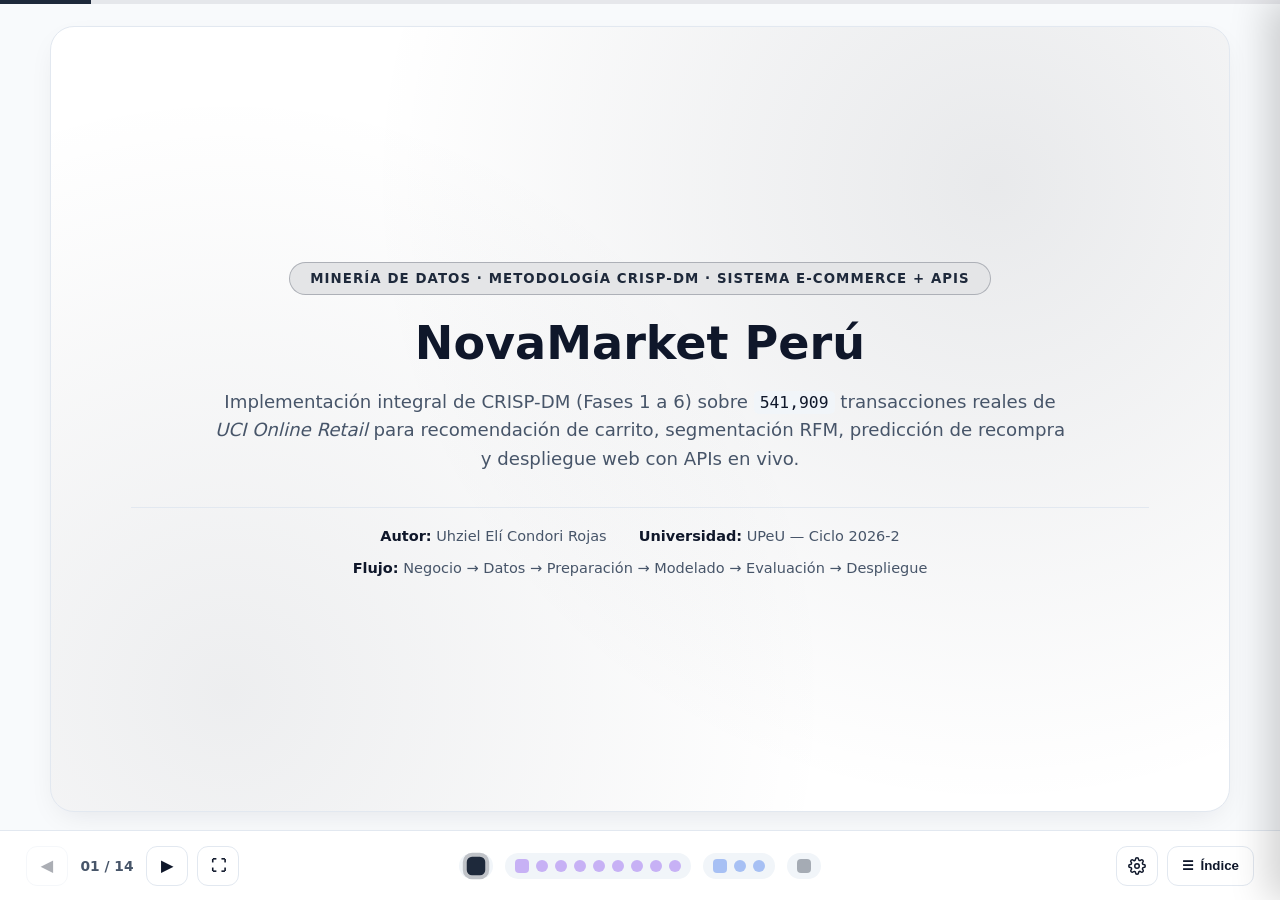
<file: presentation/index.html>
<!DOCTYPE html>
<html lang="es" data-theme="light" data-nav-pos="bottom" data-anim="on">
<head>
  <meta charset="UTF-8" />
  <meta name="viewport" content="width=device-width, initial-scale=1.0" />
  <title>NovaMarket Perú — Minería de Datos bajo Metodología CRISP-DM</title>
  <link rel="stylesheet" href="deck-base.css" />
  <link rel="stylesheet" href="animaciones.css" />
  <link rel="stylesheet" href="demo.css" />
</head>
<body>

  <div class="top-progress"><div id="progressFill" class="top-progress-fill"></div></div>

  <main class="deck">

    <!-- ==================== 00 · PORTADA ==================== -->
    <section class="slide slide-title active" data-group="0" data-color="#1e293b" data-kind="title" data-title="Portada" style="--slide-color:#1e293b">
      <div class="title-pill anim d1">Minería de Datos · Metodología CRISP-DM · Sistema E-Commerce + APIs</div>
      <h1 class="anim d2">NovaMarket Perú</h1>
      <p class="title-sub anim d3">
        Implementación integral de CRISP-DM (Fases 1 a 6) sobre <code>541,909</code> transacciones reales de <em>UCI Online Retail</em> para recomendación de carrito, segmentación RFM, predicción de recompra y despliegue web con APIs en vivo.
      </p>
      <div class="cover-meta anim d4">
        <span><strong>Autor:</strong> Uhziel Elí Condori Rojas</span>
        <span><strong>Universidad:</strong> UPeU — Ciclo 2026-2</span>
        <span><strong>Flujo:</strong> Negocio → Datos → Preparación → Modelado → Evaluación → Despliegue</span>
      </div>
    </section>

    <!-- ==================== BLOQUE 01 (#7c3aed): METODOLOGÍA CRISP-DM (FASES 1–5) ==================== -->
    <section class="slide slide-title" data-group="1" data-color="#7c3aed" data-kind="title" data-title="01 · CRISP-DM: Fases 1 a 5" style="--slide-color:#7c3aed">
      <div class="title-pill anim d1">Bloque 01 · Proceso Analítico</div>
      <h1 class="anim d2">Metodología CRISP-DM (Fases 1–5)</h1>
      <p class="title-sub anim d3">
        Recorrido secuencial desde la definición del problema comercial y auditoría del histórico hasta el modelado, la validación temporal <em>out-of-time</em> y la explicabilidad con SHAP.
      </p>
      <span class="section-num-bg">01</span>
    </section>

    <!-- FASE 1: COMPRENSIÓN DEL NEGOCIO -->
    <section class="slide" data-group="1" data-color="#7c3aed" data-kind="content" data-title="Fase 1 · Comprensión del Negocio" style="--slide-color:#7c3aed">
      <header class="slide-header anim d1">
        <div class="kicker-sec">01 · CRISP-DM · Fase 1 de 6 (Business Understanding)</div>
        <h2>Fase 1: Comprensión del Negocio, Alcance y Criterios de Éxito</h2>
        <p class="header-summary">Definición previa al análisis de datos: objetivos comerciales, supuestos explícitos, restricciones y metas cuantitativas.</p>
      </header>
      <div class="full-body">
        <div class="card-grid-3 anim d2">
          <div class="card accent-left">
            <h3>1. Objetivos y Meta Comercial</h3>
            <ul class="bullet-list">
              <li><strong>Venta cruzada:</strong> evitar boletas de un solo producto sugiriendo complementos en detalle y carrito (meta operativa: impulsar adopción <code>≥ 15 %</code>).</li>
              <li><strong>Retención preventiva:</strong> detectar clientes con baja probabilidad de retorno para focalizar cupones sin erosionar margen en compradores frecuentes.</li>
            </ul>
          </div>
          <div class="card accent-left">
            <h3>2. Situación, Supuestos y Riesgos</h3>
            <ul class="bullet-list">
              <li><strong>Base histórica real:</strong> <em>UCI Online Retail</em> (dic 2010 – dic 2011; precios base sin costos unitarios/márgenes por SKU).</li>
              <li><strong>Riesgos iniciales:</strong> registros sin <code>CustomerID</code>, devoluciones y fuerte estacionalidad Q4.</li>
              <li><strong>Alcance APIs:</strong> FX (<code>USD→PEN</code>) y feriados PE operan en producción (Fase 6), no como features históricas.</li>
            </ul>
          </div>
          <div class="card accent-left">
            <h3>3. Objetivos de Minería y Éxito</h3>
            <ul class="bullet-list">
              <li><strong>Motor 1 (Asociación):</strong> pares <code>1 → 1</code> con <code>Confianza ≥ 15 %</code> y <code>Lift ≥ 1.5×</code>.</li>
              <li><strong>Motor 2A (Clustering):</strong> segmentación RFM accionable con <code>K-Means</code>.</li>
              <li><strong>Motor 2B (Supervisado):</strong> clasificación binaria <em>out-of-time</em> de recompra futura (criterio objetivo: <code>ROC-AUC ≥ 0.78</code>).</li>
            </ul>
          </div>
        </div>
        <div class="result-pill anim d3">
          <strong>Plan iterativo del proyecto:</strong> F1 Negocio → F2 Auditoría/EDA → F3 Preparación causal → F4 Modelado (No supervisado + 3 clasificadores) → F5 Evaluación vs. meta + SHAP → F6 Despliegue en FastAPI y monitoreo.
        </div>
      </div>
    </section>

    <!-- FASE 2A: COMPRENSIÓN DE LOS DATOS (DICCIONARIO Y RECONCILIACIÓN) -->
    <section class="slide" data-group="1" data-color="#7c3aed" data-kind="content" data-title="Fase 2A · Diccionario y Calidad de Datos" style="--slide-color:#7c3aed">
      <header class="slide-header anim d1">
        <div class="kicker-sec">01 · CRISP-DM · Fase 2 de 6 (Data Understanding)</div>
        <h2>Fase 2A: Diccionario de Variables y Reconciliación de Calidad</h2>
        <p class="header-summary">541,909 filas crudas (8 columnas) de dic 2010 a dic 2011 · 4,338 clientes y 3,665 SKUs antes de ingeniería.</p>
      </header>
      <div class="split-balanced anim d2">
        <div class="single-chart-wrap">
          <div class="chart-img-wrap" data-lightbox-img data-caption="Figura 1: Auditoría inicial de calidad sobre 541,909 registros crudos en eda.py.">
            <img src="assets/01_eda_calidad_datos.png" alt="Auditoría de calidad de datos" />
          </div>
          <p class="chart-caption"><strong>Fig. 1:</strong> Descarte de anomalías antes de modelar (criterios traslapados).</p>
        </div>

        <div style="display:flex; flex-direction:column; gap:12px;">
          <div class="card accent-left">
            <h3>Esquema Original (8 Variables)</h3>
            <p style="font-size:calc(0.9rem * var(--scale-body))"><code>InvoiceNo</code> (boleta/<code>C</code>), <code>StockCode</code> (SKU), <code>Description</code>, <code>Quantity</code>, <code>InvoiceDate</code>, <code>UnitPrice</code>, <code>CustomerID</code>, <code>Country</code>.</p>
          </div>
          <div class="card accent-left">
            <h3>Reconciliación Exacta de Limpieza</h3>
            <ul class="bullet-list">
              <li><strong>Crudo:</strong> <code>541,909</code> registros (<code>135,080</code> sin cliente, <code>11,805</code> qty/precio ≤ 0, <code>9,288</code> cancelaciones <code>C</code>; reducción neta traslapada: <code>144,025</code>).</li>
              <li><strong>Limpio EDA (<code>eda.py</code>):</strong> <strong>397,884</strong> filas válidas (<code>$8,911,407.90</code> en <code>18,532</code> boletas).</li>
              <li><strong>Limpio Modelado (<code>train.py</code>):</strong> <strong>396,337</strong> filas tras retirar <code>1,547</code> códigos administrativos (<code>POST</code>, <code>DOT</code>, <code>M</code>).</li>
            </ul>
          </div>
        </div>
      </div>
    </section>

    <!-- FASE 2B: EDA JUSTIFICATIVO (FIG 2 Y FIG 3) -->
    <section class="slide" data-group="1" data-color="#7c3aed" data-kind="content" data-title="Fase 2B · Hallazgos EDA y Justificación" style="--slide-color:#7c3aed">
      <header class="slide-header anim d1">
        <div class="kicker-sec">01 · CRISP-DM · Fase 2 de 6 (Exploración EDA)</div>
        <h2>Fase 2B: Hallazgos Exploratorios que Guían el Modelado</h2>
        <p class="header-summary">Patrones observados en 396,337 filas limpias y 18,402 boletas comerciales válidas.</p>
      </header>
      <div class="full-body">
        <div class="dual-charts anim d2">
          <div class="chart-card">
            <div class="chart-img-wrap" data-lightbox-img data-caption="Figura 2: Serie mensual de ingresos y boletas (pico en Nov 2011: $1,161,817 en 2,657 boletas).">
              <img src="assets/02_eda_ventas_mensuales.png" alt="Evolución mensual de ventas" style="max-height:245px" />
            </div>
            <p class="chart-caption"><strong>Fig. 2:</strong> Fuerte estacionalidad Q4 (Nov <code>$1.16M</code>) → exige split temporal, nunca aleatorio.</p>
          </div>
          <div class="chart-card">
            <div class="chart-img-wrap" data-lightbox-img data-caption="Figura 3: Top 12 productos más frecuentes en boletas históricas.">
              <img src="assets/03_eda_top_productos.png" alt="Top productos frecuentes" style="max-height:245px" />
            </div>
            <p class="chart-caption"><strong>Fig. 3:</strong> Alta rotación concentrada en SKUs clave → base de los 150 ítems del catálogo.</p>
          </div>
        </div>
        <div class="card-grid-3 anim d3">
          <div class="card accent-left">
            <h3>Canastas Multi-Ítem (92.9 %)</h3>
            <p>De <code>18,402</code> boletas limpias, <strong>92.9 %</strong> contienen ≥ 2 SKUs distintos (mediana <code>15</code>, media <code>21.0</code>) → viabiliza Reglas de Asociación.</p>
          </div>
          <div class="card accent-left">
            <h3>Concentración en UK (89.3 %)</h3>
            <p>El <strong>89.3 %</strong> de las transacciones proviene de Reino Unido vs. <code>10.7 %</code> internacional → fundamenta la variable <code>is_uk</code>.</p>
          </div>
          <div class="card accent-left">
            <h3>Sesgo en Gasto y Volumen</h3>
            <p>Distribuciones fuertemente asimétricas a la derecha → justifica transformar con <code>log1p</code> previo a <code>StandardScaler</code>.</p>
          </div>
        </div>
      </div>
    </section>

    <!-- FASE 3: PREPARACIÓN DE LOS DATOS -->
    <section class="slide" data-group="1" data-color="#7c3aed" data-kind="content" data-title="Fase 3 · Preparación e Ingeniería Causal" style="--slide-color:#7c3aed">
      <header class="slide-header anim d1">
        <div class="kicker-sec">01 · CRISP-DM · Fase 3 de 6 (Data Preparation)</div>
        <h2>Fase 3: Ingeniería de Características, Transformaciones y Split</h2>
        <p class="header-summary">Construcción de datos sin fuga temporal (validación out-of-time) con linaje SHA-256 en DATA_VERSION.md.</p>
      </header>
      <div class="full-body">
        <div class="card-grid-3 anim d2">
          <div class="card accent-left">
            <h3>1. Corte Temporal Causal (<code>2011-09-09</code>)</h3>
            <ul class="bullet-list">
              <li><strong>Ventana histórica (<code>&lt; corte</code>):</strong> <code>3,360</code> clientes evaluados exclusivamente con compras pasadas.</li>
              <li><strong>Ventana futura (<code>≥ corte</code>, 91 días):</strong> target binario <code>will_repurchase</code> hasta <code>2011-12-09</code> (tasa positiva: <strong>57.11 %</strong>).</li>
            </ul>
          </div>
          <div class="card accent-left">
            <h3>2. Las 10 Variables RFM + Catálogo</h3>
            <ul class="bullet-list">
              <li><code>recency_days</code>, <code>frequency</code>, <code>monetary</code>, <code>avg_basket_value</code>, <code>total_items</code>, <code>unique_products</code>, <code>tenure_days</code>, <code>purchase_velocity</code>, <code>cancellation_count</code> y <code>is_uk</code>.</li>
              <li><strong>Canastas:</strong> matriz binaria boleta × SKU sobre los <code>150</code> productos principales.</li>
            </ul>
          </div>
          <div class="card accent-left">
            <h3>3. Preprocesamiento y Partición</h3>
            <ul class="bullet-list">
              <li><strong>Clustering:</strong> <code>log1p</code> + <code>StandardScaler</code> sobre RFM.</li>
              <li><strong>Supervisado:</strong> <code>ColumnTransformer</code> (mediana + <code>OneHotEncoder</code>; escalado en LR).</li>
              <li><strong>Holdout estratificado 75 / 25:</strong> <code>2,520</code> train y <strong>840</strong> test intactos.</li>
            </ul>
          </div>
        </div>
        <div class="result-pill anim d3">
          <strong>Gobierno de datos:</strong> Ningún escalador ni variable <code>X</code> utiliza transacciones posteriores al <code>2011-09-09</code>. Los artefactos <code>v1.0.0-raw</code>, <code>v2.0.0-clean</code> y <code>v2.0.0-rfm</code> conservan hash SHA-256 verificable.
        </div>
      </div>
    </section>

    <!-- FASE 4A: MODELADO NO SUPERVISADO -->
    <section class="slide" data-group="1" data-color="#7c3aed" data-kind="content" data-title="Fase 4A · Modelado No Supervisado" style="--slide-color:#7c3aed">
      <header class="slide-header anim d1">
        <div class="kicker-sec">01 · CRISP-DM · Fase 4 de 6 (Modeling · No Supervisado)</div>
        <h2>Fase 4A: Reglas de Co-ocurrencia (1 → 1) y Clustering K-Means</h2>
        <p class="header-summary">Descubrimiento de patrones de compra en canastas y segmentación de cartera previa al modelado predictivo.</p>
      </header>
      <div class="split-balanced anim d2">
        <div class="single-chart-wrap">
          <div class="chart-img-wrap" data-lightbox-img data-caption="Figura 4: Top reglas de asociación ordenadas por Lift (juego Regency alcanza 18.85×).">
            <img src="assets/04_reglas_asociacion_lift.png" alt="Reglas de asociación Lift y Confianza" />
          </div>
          <p class="chart-caption"><strong>Fig. 4:</strong> Co-ocurrencia matricial sobre <code>15,744</code> boletas con top 150 SKUs.</p>
        </div>

        <div style="display:flex; flex-direction:column; gap:12px;">
          <div class="card accent-left">
            <h3>Motor 1 · Co-ocurrencia <code>1 → 1</code> (1,560 Reglas)</h3>
            <p>En lugar de Apriori genérico multi-ítem, se calculó soporte, confianza y lift exactos por pares con filtros <code>cnt_a ≥ 25</code>, <code>cnt_ab ≥ 20</code>, <code>Conf ≥ 15 %</code>, <code>Lift ≥ 1.5×</code> (top 5 por SKU). Ej.: <code>22698 → 22697</code> (<code>460</code> co-compras, <strong>82.73 % Conf</strong>, <strong>18.85× Lift</strong>).</p>
          </div>
          <div class="card accent-left">
            <h3>Motor 2A · <code>K-Means (k=4)</code> (Silhouette = 0.3733)</h3>
            <p style="font-size:calc(0.86rem * var(--scale-meta)); margin-bottom:6px">Justificación <code>k=4</code>: máximo local accionable ≥ 3 (<code>k=3: 0.3595</code>, <strong>k=4: 0.3733</strong>, <code>k=5: 0.3231</code>, <code>k=6: 0.3291</code>) sobre <code>3,360</code> clientes:</p>
            <table class="clean-table">
              <thead><tr><th>Segmento</th><th>Clientes</th><th>Gasto Prom.</th><th>Recompra Real</th></tr></thead>
              <tbody>
                <tr><td>VIP Campeón</td><td>458</td><td>$6,832.70</td><td><strong>93.7 %</strong></td></tr>
                <tr><td>En Riesgo</td><td>1,024</td><td>$1,505.89</td><td><strong>67.0 %</strong></td></tr>
                <tr><td>Cliente Leal</td><td>432</td><td>$608.79</td><td><strong>59.7 %</strong></td></tr>
                <tr><td>Dormido / Ocasional</td><td>1,446</td><td>$285.33</td><td><strong>37.8 %</strong></td></tr>
              </tbody>
            </table>
          </div>
        </div>
      </div>
    </section>

    <!-- FASE 4B: MODELADO SUPERVISADO -->
    <section class="slide" data-group="1" data-color="#7c3aed" data-kind="content" data-title="Fase 4B · Modelado Supervisado y Tuning" style="--slide-color:#7c3aed">
      <header class="slide-header anim d1">
        <div class="kicker-sec">01 · CRISP-DM · Fase 4 de 6 (Modeling · Supervisado)</div>
        <h2>Fase 4B: Selección de Algoritmos, Validación Cruzada y Tuning</h2>
        <p class="header-summary">Comparativa controlada de 3 familias de algoritmos mediante StratifiedKFold(5) sobre 2,520 clientes de train.</p>
      </header>
      <div class="full-body">
        <div class="card-grid-3 anim d2">
          <div class="card accent-left">
            <h3>1. LogisticRegression (Baseline)</h3>
            <ul class="bullet-list">
              <li><strong>Rol:</strong> referencia lineal interpretable sobre features escaladas.</li>
              <li><strong>Búsqueda:</strong> <code>RandomizedSearchCV</code> (4 iteraciones, métrica <code>roc_auc</code>).</li>
              <li><strong>Mejor parámetro:</strong> <code>C = 0.1</code> → <strong>CV ROC-AUC = 0.7394</strong>.</li>
            </ul>
          </div>
          <div class="card accent-left">
            <h3>2. RandomForestClassifier (Ganador CV)</h3>
            <ul class="bullet-list">
              <li><strong>Rol:</strong> ensamble bagging robusto a interacciones no lineales y outliers.</li>
              <li><strong>Búsqueda:</strong> 8 iteraciones en grilla de profundidad y hojas.</li>
              <li><strong>Óptimo:</strong> <code>n_estimators=120</code>, <code>max_depth=5</code>, <code>min_samples_leaf=5</code> → <strong>CV ROC-AUC = 0.7426</strong>.</li>
            </ul>
          </div>
          <div class="card accent-left">
            <h3>3. HistGradientBoostingClassifier</h3>
            <ul class="bullet-list">
              <li><strong>Rol:</strong> boosting basado en histogramas para capturar fronteras finas.</li>
              <li><strong>Búsqueda:</strong> 10 iteraciones (learning rate, profundidad, iteraciones).</li>
              <li><strong>Óptimo:</strong> <code>lr=0.03</code>, <code>max_depth=3</code>, <code>max_iter=200</code>, <code>min_samples_leaf=20</code> → <strong>CV ROC-AUC = 0.7401</strong>.</li>
            </ul>
          </div>
        </div>
        <div class="result-pill anim d3">
          <strong>Criterio de selección y refit:</strong> El pipeline selecciona automáticamente al ganador por mayor <code>CV ROC-AUC</code> (<code>RandomForestClassifier</code>) antes de mirar el holdout de <code>840</code> clientes. Tras evaluar en Fase 5, se realiza refit final sobre los <code>3,360</code> clientes para inferencia productiva.
        </div>
      </div>
    </section>

    <!-- FASE 5A: EVALUACIÓN CUANTITATIVA Y COSTO FP/FN -->
    <section class="slide" data-group="1" data-color="#7c3aed" data-kind="content" data-title="Fase 5A · Evaluación, Matriz FP/FN y Brecha" style="--slide-color:#7c3aed">
      <header class="slide-header anim d1">
        <div class="kicker-sec">01 · CRISP-DM · Fase 5 de 6 (Evaluation)</div>
        <h2>Fase 5A: Evaluación en Holdout (840), Costo FP/FN y Cobertura</h2>
        <p class="header-summary">Contraste honesto frente a la meta de Fase 1 (ROC-AUC ≥ 0.78), lectura de errores y cobertura de reglas.</p>
      </header>
      <div class="split-balanced anim d2">
        <div class="single-chart-wrap">
          <div class="chart-img-wrap" data-lightbox-img data-caption="Figura 5: Curvas ROC comparativas y Matriz de Confusión (TN=251, FP=109, FN=139, TP=341 sobre 840 test).">
            <img src="assets/05_roc_y_confusion.png" alt="ROC y Matriz de Confusión" />
          </div>
          <p class="chart-caption"><strong>Fig. 5:</strong> Holdout 25 % (umbral <code>0.50</code>) · Cobertura de reglas: <strong>149/150 SKUs (99.3 %)</strong> con asociación directa.</p>
        </div>

        <div style="display:flex; flex-direction:column; gap:10px;">
          <div class="card">
            <table class="clean-table">
              <thead><tr><th>Modelo</th><th>CV AUC</th><th>Hold. AUC</th><th>PR-AUC</th><th>F1</th><th>Acc.</th></tr></thead>
              <tbody>
                <tr><td>LogisticRegression</td><td>0.7394</td><td>0.7651</td><td>0.8241</td><td>0.7358</td><td>0.7060</td></tr>
                <tr class="row-winner"><td>RandomForest (Ganador CV)</td><td><strong>0.7426</strong></td><td>0.7647</td><td>0.8295</td><td>0.7333</td><td>0.7048</td></tr>
                <tr><td>HistGradientBoosting</td><td>0.7401</td><td><strong>0.7714</strong></td><td><strong>0.8337</strong></td><td>0.7304</td><td>0.7012</td></tr>
              </tbody>
            </table>
          </div>
          <div class="card accent-left" style="padding:12px 16px;">
            <h3>Costo Comercial de la Matriz (<code>840</code> Test)</h3>
            <p><code>TN=251</code>, <code>TP=341</code>. <strong>109 Falsos Positivos</strong> (predice retorno, no reciben cupón y se fugan) vs. <strong>139 Falsos Negativos</strong> (reciben incentivo innecesario). Por ello en producción se usan 3 bandas (<code>&lt; 0.45</code> riesgo, <code>0.45–0.70</code> seguimiento, <code>≥ 0.70</code> fidelidad).</p>
          </div>
          <div class="audit-note">
            <strong>Auditoría vs. Meta 0.78:</strong> No se alcanzó <code>0.78</code> sin fuga (<code>0.7647</code> RF / <code>0.7714</code> HGB) debido al ruido inherente al comportamiento humano con 9 meses de historia; se aprueba por su sólido <strong>PR-AUC (0.8295)</strong> y queda como brecha para iteración 2.
          </div>
        </div>
      </div>
    </section>

    <!-- FASE 5B: EXPLICABILIDAD SHAP -->
    <section class="slide" data-group="1" data-color="#7c3aed" data-kind="content" data-title="Fase 5B · Explicabilidad SHAP (10 Drivers)" style="--slide-color:#7c3aed">
      <header class="slide-header anim d1">
        <div class="kicker-sec">01 · CRISP-DM · Fase 5 de 6 (Validación XAI del Modelo)</div>
        <h2>Fase 5B: Explicabilidad Global con SHAP (TreeExplainer)</h2>
        <p class="header-summary">Verificación de coherencia de negocio y sentido direccional de los predictores antes de aprobar el despliegue.</p>
      </header>
      <div class="split-balanced anim d2">
        <div class="single-chart-wrap">
          <div class="chart-img-wrap" data-lightbox-img data-caption="Figura 6: SHAP Summary Beeswarm de las 10 features sobre los 840 clientes del holdout.">
            <img src="assets/06_shap_clientes.png" alt="SHAP Summary Plot" />
          </div>
          <p class="chart-caption"><strong>Fig. 6:</strong> Mayor <code>recency_days</code> (rojo) empuja a no recomprar; mayor antigüedad/gasto/frecuencia impulsa retorno.</p>
        </div>

        <div style="display:flex; flex-direction:column; gap:12px;">
          <div class="card">
            <h3>Top 8 Importancias <code>|SHAP|</code> Medio</h3>
            <div class="bar-chart" style="margin-top:8px; gap:7px;">
              <div class="bar-row"><span class="bar-lbl">tenure_days</span><div class="bar-track"><div class="bar-fill" style="--w:100%"></div></div><span class="bar-num">0.0609</span></div>
              <div class="bar-row"><span class="bar-lbl">monetary</span><div class="bar-track"><div class="bar-fill" style="--w:77%"></div></div><span class="bar-num">0.0468</span></div>
              <div class="bar-row"><span class="bar-lbl">recency_days</span><div class="bar-track"><div class="bar-fill" style="--w:59%"></div></div><span class="bar-num">0.0360</span></div>
              <div class="bar-row"><span class="bar-lbl">frequency</span><div class="bar-track"><div class="bar-fill" style="--w:54%"></div></div><span class="bar-num">0.0329</span></div>
              <div class="bar-row"><span class="bar-lbl">total_items</span><div class="bar-track"><div class="bar-fill" style="--w:41%"></div></div><span class="bar-num">0.0250</span></div>
              <div class="bar-row"><span class="bar-lbl">unique_products</span><div class="bar-track"><div class="bar-fill" style="--w:39%"></div></div><span class="bar-num">0.0236</span></div>
              <div class="bar-row"><span class="bar-lbl">avg_basket_value</span><div class="bar-track"><div class="bar-fill" style="--w:22%"></div></div><span class="bar-num">0.0133</span></div>
              <div class="bar-row"><span class="bar-lbl">purchase_velocity</span><div class="bar-track"><div class="bar-fill" style="--w:18%"></div></div><span class="bar-num">0.0109</span></div>
            </div>
          </div>
          <div class="result-pill">
            <strong>Lectura crítica:</strong> <code>cancellation_count</code> alto correlaciona con compradores de gran volumen. En la API productiva, <code>factores_clave</code> usa reglas de negocio rápidas por latencia mientras SHAP audita el modelo globalmente.
          </div>
        </div>
      </div>
    </section>

    <!-- ==================== BLOQUE 02 (#2563eb): FASE 6 · DESPLIEGUE Y SISTEMA WEB ==================== -->
    <section class="slide slide-title" data-group="2" data-color="#2563eb" data-kind="title" data-title="02 · Fase 6: Despliegue y Sistema Web" style="--slide-color:#2563eb">
      <div class="title-pill anim d1">Bloque 02 · Fase 6 de CRISP-DM (Deployment)</div>
      <h1 class="anim d2">Despliegue: Sistema Web, APIs y Gobierno</h1>
      <p class="title-sub anim d3">
        Puesta en producción de los modelos aprobados dentro de <strong>NovaMarket Perú</strong> (FastAPI + SQLite + APIs externas en vivo), monitoreo operativo, simulador <em>what-if</em> y revisión final.
      </p>
      <span class="section-num-bg">02</span>
    </section>

    <!-- FASE 6A: PLAN DE DESPLIEGUE, ARQUITECTURA E INTEGRACIÓN API -->
    <section class="slide" data-group="2" data-color="#2563eb" data-kind="content" data-title="Fase 6A · Arquitectura Productiva y APIs" style="--slide-color:#2563eb">
      <header class="slide-header anim d1">
        <div class="kicker-sec">02 · CRISP-DM · Fase 6 de 6 (Plan de Despliegue)</div>
        <h2>Fase 6A: Integración en FastAPI, APIs en Vivo y Experiencia Web</h2>
        <p class="header-summary">Separación de Tienda Pública (con switch opcional de Auditoría IA) y Panel Interno de Gerencia.</p>
      </header>
      <div class="full-body">
        <div class="card-grid-2 anim d2">
          <div class="card accent-left">
            <h3>Sistema Web Dual (<code>app/static/</code>)</h3>
            <ul class="bullet-list">
              <li><strong>Tienda Pública:</strong> buscador tolerante a tipeo (<code>difflib</code> + sinónimos ES→EN al pulsar <em>Enter</em>), detalle de producto con 4 complementos garantizados y carrito lateral SQLite.</li>
              <li><strong>Modo Auditoría IA (Switch):</strong> muestra bajo las tarjetas las métricas reales (Confianza, Lift) solo al activarse para inspección técnica.</li>
              <li><strong>Panel Gerencia:</strong> inventario por categoría, estrategia K-Means, bitácora API y simulador.</li>
            </ul>
          </div>
          <div class="card accent-left">
            <h3>Capa API en Producción (FastAPI + Externas)</h3>
            <table class="clean-table" style="margin-top:4px">
              <thead><tr><th>Servicio</th><th>Disparador</th><th>Función productiva</th></tr></thead>
              <tbody>
                <tr><td><code>open.er-api.com</code></td><td>Carga / Checkout</td><td>Tipo de cambio USD→PEN en vivo (ej. <code>3.481</code>)</td></tr>
                <tr><td><code>date.nager.at</code></td><td>Panel contexto</td><td>Feriados oficiales Perú (<code>2026/PE</code>)</td></tr>
                <tr><td><code>POST /api/recommend</code></td><td>Detalle / Carrito</td><td>Reglas <code>1→1</code> (99.3 %) + respaldo por categoría</td></tr>
                <tr><td><code>POST /predict</code></td><td>Evaluador / Auditoría</td><td>Cluster K-Means + prob. RandomForest</td></tr>
                <tr><td><code>POST /api/checkout</code></td><td>Compra finalizada</td><td>Persiste boleta + bandera <code>used_recommendation</code></td></tr>
              </tbody>
            </table>
          </div>
        </div>
      </div>
    </section>

    <!-- FASE 6B: DEMO EN VIVO, SIMULADOR WHAT-IF, MONITOREO Y REVISIÓN -->
    <section class="slide" data-group="2" data-color="#2563eb" data-kind="content" data-title="Fase 6B · Demo /predict, Monitoreo y Revisión" style="--slide-color:#2563eb">
      <header class="slide-header anim d1">
        <div class="kicker-sec">02 · CRISP-DM · Fase 6 de 6 (Monitoreo y Revisión del Proyecto)</div>
        <h2>Fase 6B: Demo en Vivo, Monitoreo y Lecciones Aprendidas</h2>
        <p class="header-summary">Validación interactiva del endpoint productivo, supuestos del simulador ROI y plan de mantenimiento continuo.</p>
      </header>

      <div class="split-balanced anim d2">
        <div class="demo-panel">
          <div class="preset-row">
            <button type="button" class="preset-btn active" data-preset="vip">VIP Campeón (#14646)</button>
            <button type="button" class="preset-btn" data-preset="riesgo">Dormido / Riesgo (#17850)</button>
          </div>
          <div class="demo-grid">
            <div class="demo-field"><label>recency_days</label><input id="in_recency_days" type="number" value="12" /></div>
            <div class="demo-field"><label>frequency</label><input id="in_frequency" type="number" value="18" /></div>
            <div class="demo-field"><label>monetary (USD)</label><input id="in_monetary" type="number" value="6450" /></div>
            <div class="demo-field"><label>total_items</label><input id="in_total_items" type="number" value="1200" /></div>
            <div class="demo-field"><label>unique_products</label><input id="in_unique_products" type="number" value="95" /></div>
            <div class="demo-field"><label>tenure_days</label><input id="in_tenure_days" type="number" value="240" /></div>
            <div class="demo-field"><label>cancellation_count</label><input id="in_cancellation_count" type="number" value="0" /></div>
            <div class="demo-field">
              <label>is_uk</label>
              <select id="in_is_uk">
                <option value="Internacional" selected>Internacional</option>
                <option value="UK">UK</option>
              </select>
            </div>
            <div class="demo-field"><label>modelo</label><input type="text" value="RandomForest" readonly /></div>
          </div>
          <div class="demo-actions">
            <button type="button" id="btnRunDemo" class="btn-demo">Probar en API (38420)</button>
            <span id="demoStatus" class="demo-status">Ejemplo verificado #14646 (POST /predict)</span>
          </div>
          <div class="prob-hero" style="margin-top:4px">
            <span id="demoSeg" class="seg-badge">VIP Campeón · Alta Fidelidad</span>
            <span id="demoProb" class="prob-big">95.22 %</span>
          </div>
          <strong id="demoTitle" style="font-size:0.9rem">Recompra probable en 91 días (predicción = 1 · fuga 4.78 %)</strong>
          <div class="bar-track" style="height:10px"><div id="demoBar" class="bar-fill" style="--w:95%"></div></div>
          <div id="demoAction" class="result-pill" style="padding:10px 12px">Ofrecer venta cruzada premium o envío prioritario sin necesidad de descuento agresivo.</div>
        </div>

        <div style="display:flex; flex-direction:column; gap:10px;">
          <div class="card accent-left" style="padding:14px 16px">
            <h3>Transparencia del Simulador ROI</h3>
            <p>La proyección en Gerencia es un <strong>simulador <em>what-if</em></strong> sobre el promedio Sep–Nov 2011 (supuestos configurables: <code>+18 %</code> upsell en ticket, <code>-12 %</code> costo de cupón, crecimiento base <code>+1%/+2%</code> vs IA <code>+3%/+6%</code>), no un modelo econométrico de demanda.</p>
          </div>
          <div class="card accent-left" style="padding:14px 16px">
            <h3>Monitoreo, Reentrenamiento y Replicabilidad</h3>
            <ul class="bullet-list">
              <li><strong>Disparadores de reentrenamiento:</strong> caída en <code>used_recommendation</code> (SQLite), <em>drift</em> en <code>recency</code>/<code>monetary</code> o cambio trimestral de catálogo vía <code>REENTRENAR_MODELO.bat</code>.</li>
              <li><strong>Control técnico:</strong> <code>requirements.txt</code>, <strong>SHA-256</strong> en <code>DATA_VERSION.md</code>, <code>5/5</code> pruebas <code>pytest</code> y despliegue listo en local (<code>38420</code>) o Render (<code>render.yaml</code>).</li>
            </ul>
          </div>
          <div class="audit-note">
            <strong>Revisión final (Iteración 2):</strong> Migrar SQLite local a PostgreSQL persistente, incorporar estacionalidad/feriados como variables históricas y calibrar umbral de decisión por matriz de costo real.
          </div>
        </div>
      </div>
    </section>

    <!-- ==================== CIERRE ==================== -->
    <section class="slide slide-title" data-group="99" data-color="#1e293b" data-kind="title" data-title="Cierre — Gracias" style="--slide-color:#1e293b">
      <div class="title-pill anim d1">Cierre</div>
      <h1 class="anim d2">Gracias</h1>
      <p class="title-sub anim d3">Sistema operativo en local (<code>http://127.0.0.1:38420</code> via <code>ABRIR_SISTEMA.bat</code>) y código reproducible en GitHub.</p>
      <div class="cover-meta anim d4">
        <span><strong>Autor:</strong> Uhziel Elí Condori Rojas</span>
        <span><strong>Repositorio:</strong> github.com/Uhziel-1/novamarket-peru</span>
      </div>
    </section>

  </main>

  <nav id="bottomNav" class="bottom-nav" aria-label="Navegación de diapositivas">
    <div class="nav-left">
      <button id="btnPrev" class="nav-btn icon-only" title="Anterior (←)">◀</button>
      <span id="slideCounter" class="slide-counter">01 / 14</span>
      <button id="btnNext" class="nav-btn icon-only" title="Siguiente (→ / Espacio)">▶</button>
      <button id="btnFs" class="nav-btn icon-only" title="Pantalla completa (F)">⛶</button>
    </div>

    <div id="navDots" class="nav-center" aria-label="Navegación por secciones"></div>

    <div class="nav-right">
      <button id="btnConfig" class="nav-btn icon-only" title="Configuración de la diapositiva (C)" aria-expanded="false" aria-controls="configPanel"><svg width="18" height="18" viewBox="0 0 24 24" fill="none" stroke="currentColor" stroke-width="2" stroke-linecap="round" stroke-linejoin="round" aria-hidden="true"><circle cx="12" cy="12" r="3"/><path d="M19.4 15a1.65 1.65 0 0 0 .33 1.82l.06.06a2 2 0 1 1-2.83 2.83l-.06-.06a1.65 1.65 0 0 0-1.82-.33 1.65 1.65 0 0 0-1 1.51V21a2 2 0 0 1-4 0v-.09A1.65 1.65 0 0 0 9 19.4a1.65 1.65 0 0 0-1.82.33l-.06.06a2 2 0 1 1-2.83-2.83l.06-.06a1.65 1.65 0 0 0 .33-1.82 1.65 1.65 0 0 0-1.51-1H3a2 2 0 0 1 0-4h.09A1.65 1.65 0 0 0 4.6 9a1.65 1.65 0 0 0-.33-1.82l-.06-.06a2 2 0 1 1 2.83-2.83l.06.06a1.65 1.65 0 0 0 1.82.33H9a1.65 1.65 0 0 0 1-1.51V3a2 2 0 0 1 4 0v.09a1.65 1.65 0 0 0 1 1.51 1.65 1.65 0 0 0 1.82-.33l.06-.06a2 2 0 1 1 2.83 2.83l-.06.06a1.65 1.65 0 0 0-.33 1.82V9a1.65 1.65 0 0 0 1.51 1H21a2 2 0 0 1 0 4h-.09a1.65 1.65 0 0 0-1.51 1z"/></svg></button>
      <button id="btnDrawer" class="nav-btn" title="Índice de diapositivas (M)">☰ <span class="btn-lbl-hide">Índice</span></button>
    </div>
  </nav>

  <aside id="configPanel" class="config-panel" aria-label="Configuración de visualización" hidden>
    <div class="config-head">
      <strong>Ajustes de Diapositiva</strong>
      <button id="btnCloseConfig" class="nav-btn icon-only cfg-close" title="Cerrar">✕</button>
    </div>
    <div class="config-group">
      <label class="cfg-label">Tema de contenido</label>
      <div class="cfg-pills" data-cfg-group="theme">
        <button class="cfg-pill" data-val="light">Claro</button>
        <button class="cfg-pill" data-val="dark">Oscuro</button>
      </div>
    </div>
    <div class="config-group">
      <label class="cfg-label">Posición de la barra</label>
      <div class="cfg-pills" data-cfg-group="navPos">
        <button class="cfg-pill" data-val="bottom">Abajo</button>
        <button class="cfg-pill" data-val="top">Arriba</button>
        <button class="cfg-pill" data-val="float">Flotante</button>
        <button class="cfg-pill" data-val="autohide">Ocultar</button>
      </div>
    </div>
    <div class="config-group">
      <div class="cfg-row-head">
        <label class="cfg-label">Escala general (±)</label>
        <span id="valScaleAll" class="cfg-val">100%</span>
      </div>
      <div class="cfg-stepper">
        <button class="cfg-step" data-target="scaleAll" data-delta="-0.06">−1 pt</button>
        <input id="rngScaleAll" type="range" min="0.82" max="1.36" step="0.06" value="1" />
        <button class="cfg-step" data-target="scaleAll" data-delta="0.06">+1 pt</button>
      </div>
    </div>
    <details class="config-details">
      <summary>Ajuste independiente de letras</summary>
      <div class="config-subgrid">
        <div class="cfg-subrow">
          <span>Títulos</span>
          <input id="rngScaleTitle" type="range" min="0.82" max="1.35" step="0.05" value="1" />
          <span id="valScaleTitle">100%</span>
        </div>
        <div class="cfg-subrow">
          <span>Texto / Tarjetas</span>
          <input id="rngScaleBody" type="range" min="0.82" max="1.35" step="0.05" value="1" />
          <span id="valScaleBody">100%</span>
        </div>
        <div class="cfg-subrow">
          <span>Tablas / Notas</span>
          <input id="rngScaleMeta" type="range" min="0.82" max="1.35" step="0.05" value="1" />
          <span id="valScaleMeta">100%</span>
        </div>
      </div>
    </details>
    <div class="config-actions">
      <button id="btnToggleAnim" class="nav-btn cfg-act">Animaciones: ON</button>
      <button id="btnPrintPdf" class="nav-btn cfg-act">PDF</button>
      <button id="btnResetCfg" class="nav-btn cfg-act">Reset</button>
    </div>
  </aside>

  <div id="drawerBackdrop" class="drawer-backdrop"></div>
  <aside id="drawer" class="drawer" aria-label="Índice de diapositivas">
    <div class="drawer-head">
      <h3>Índice de la Presentación</h3>
      <button id="btnCloseDrawer" class="nav-btn icon-only" title="Cerrar (Esc)">✕</button>
    </div>
    <div id="drawerList" class="drawer-list"></div>
  </aside>

  <div id="lightbox" class="lightbox" title="Clic o Esc para cerrar">
    <img id="lbImg" alt="" />
    <p id="lbCap"></p>
  </div>

  <script src="deck-core.js"></script>
  <script src="demo.js"></script>
</body>
</html>
</file>
<file: presentation/deck-base.css>
:root {
  --bg: #f8fafc;
  --surface: #ffffff;
  --surface-alt: #f1f5f9;
  --text: #0f172a;
  --muted: #475569;
  --subtle: #94a3b8;
  --border: #e2e8f0;
  --nav-bg: rgba(255, 255, 255, 0.94);

  /* Paleta estándar por sección (estilo personal) */
  --c-cover: #1e293b;
  --c-sec1: #2563eb;
  --c-sec2: #7c3aed;
  --c-sec3: #059669;
  --c-sec4: #d97706;
  --c-sec5: #0891b2;

  --accent: var(--c-cover);
  --nav-h: 70px;
  --radius: 16px;
  --shadow: 0 10px 30px -10px rgba(15, 23, 42, 0.10);

  /* Escalas configurables desde ⚙️ */
  --scale-all: 1;
  --scale-title: 1;
  --scale-body: 1;
  --scale-meta: 1;
}

/* Tema oscuro opcional desde ⚙️ */
html[data-theme="dark"] {
  --bg: #0b1120;
  --surface: #111827;
  --surface-alt: #1e293b;
  --text: #f1f5f9;
  --muted: #cbd5e1;
  --subtle: #94a3b8;
  --border: #263244;
  --nav-bg: rgba(15, 23, 42, 0.94);
  --shadow: 0 14px 36px -10px rgba(0, 0, 0, 0.55);
}

* { box-sizing: border-box; margin: 0; padding: 0; }

html {
  font-size: calc(clamp(14.5px, min(1.02vw, 1.78vh), 19.5px) * var(--scale-all));
}

html, body {
  width: 100%; height: 100%;
  overflow: hidden;
  font-family: "Segoe UI", system-ui, -apple-system, sans-serif;
  background: var(--bg);
  color: var(--text);
  user-select: none;
  transition: background-color 0.25s ease, color 0.25s ease;
}

/* Barra de progreso fina superior */
.top-progress {
  position: fixed; top: 0; left: 0; right: 0; height: 4px;
  background: rgba(15, 23, 42, 0.08); z-index: 65;
}
.top-progress-fill {
  height: 100%; width: 0%;
  background: var(--accent);
  transition: width 0.35s cubic-bezier(.4,0,.2,1), background-color 0.35s ease;
}

/* Escenario principal adaptado a la posición de la barra */
.deck {
  position: relative;
  width: 100vw;
  height: calc(100vh - var(--nav-h));
  padding: 26px 50px 18px;
}
html[data-nav-pos="top"] .deck {
  margin-top: calc(var(--nav-h) + 4px);
  height: calc(100vh - var(--nav-h) - 4px);
}
html[data-nav-pos="float"] .deck,
html[data-nav-pos="autohide"] .deck {
  height: 100vh;
  padding-bottom: 68px;
}

.slide {
  position: absolute;
  inset: 26px 50px 18px;
  display: flex;
  flex-direction: column;
  opacity: 0;
  visibility: hidden;
  transform: translateY(14px) scale(0.99);
  transition: opacity 0.35s ease, transform 0.35s cubic-bezier(.22,1,.36,1), visibility 0.35s;
}
.slide.active {
  opacity: 1;
  visibility: visible;
  transform: translateY(0) scale(1);
}

.slide.active .anim { animation: riseIn 0.45s cubic-bezier(.22,1,.36,1) both; }
.slide.active .anim.d1 { animation-delay: 0.06s; }
.slide.active .anim.d2 { animation-delay: 0.14s; }
.slide.active .anim.d3 { animation-delay: 0.22s; }
.slide.active .anim.d4 { animation-delay: 0.30s; }

@keyframes riseIn {
  from { opacity: 0; transform: translateY(14px); }
  to   { opacity: 1; transform: translateY(0); }
}

/* Desactivar animaciones por accesibilidad o toggle ⚙️ */
html[data-anim="off"] *,
html[data-anim="off"] *::before,
html[data-anim="off"] *::after {
  animation-duration: 0.001ms !important;
  animation-delay: 0ms !important;
  transition-duration: 0.001ms !important;
}
@media (prefers-reduced-motion: reduce) {
  .slide.active .anim { animation: none !important; }
  .bar-fill { transition: none !important; }
}

/* =========================================================
   TIPO 1: PORTADA, CIERRE Y SEPARADORES DE SECCIÓN
   (Fondo limpio --surface; #1e293b solo como acento e ícono en barra)
   ========================================================= */
.slide-title {
  justify-content: center;
  align-items: center;
  text-align: center;
  padding: 40px 80px;
  background: radial-gradient(circle at 80% 20%, color-mix(in srgb, var(--slide-color, #2563eb) 10%, transparent), transparent 55%),
              radial-gradient(circle at 15% 85%, color-mix(in srgb, var(--slide-color, #2563eb) 8%, transparent), transparent 50%);
  border-radius: 24px;
  border: 1px solid var(--border);
  background-color: var(--surface);
  box-shadow: var(--shadow);
}

html[data-theme="dark"] .slide-title[data-color="#1e293b"] .title-pill {
  color: #e2e8f0;
  background: rgba(255, 255, 255, 0.10);
  border-color: rgba(255, 255, 255, 0.24);
}

.title-pill {
  display: inline-flex; align-items: center; gap: 8px;
  padding: 8px 20px;
  border-radius: 999px;
  font-size: calc(0.92rem * var(--scale-meta)); font-weight: 700; letter-spacing: 0.08em; text-transform: uppercase;
  color: var(--slide-color, var(--c-cover));
  background: color-mix(in srgb, var(--slide-color, var(--c-cover)) 12%, var(--surface));
  border: 1px solid color-mix(in srgb, var(--slide-color, var(--c-cover)) 28%, transparent);
  margin-bottom: 22px;
}

.slide-title h1 {
  font-size: calc(clamp(2.15rem, 3.6vw, 3.2rem) * var(--scale-title));
  font-weight: 800;
  line-height: 1.15;
  color: var(--text);
  max-width: 1080px;
  margin-bottom: 18px;
}

.slide-title .title-sub {
  font-size: calc(clamp(1.1rem, 1.42vw, 1.35rem) * var(--scale-body));
  color: var(--muted);
  max-width: 860px;
  line-height: 1.55;
}

.cover-meta {
  margin-top: 34px;
  display: flex; flex-wrap: wrap; justify-content: center; gap: 16px 32px;
  font-size: calc(1rem * var(--scale-meta)); color: var(--muted);
  padding-top: 20px;
  border-top: 1px solid var(--border);
}
.cover-meta strong { color: var(--text); }

.section-num-bg {
  position: absolute; right: 56px; bottom: 26px;
  font-size: 7.5rem; font-weight: 900; line-height: 1;
  color: color-mix(in srgb, var(--slide-color, #2563eb) 10%, transparent);
  pointer-events: none;
}

/* =========================================================
   TIPO 2: DIAPOSITIVAS DE CONTENIDO
   ========================================================= */
.slide-header {
  flex-shrink: 0;
  margin-bottom: 16px;
  padding-bottom: 11px;
  border-bottom: 2px solid var(--border);
  position: relative;
}
.slide-header::after {
  content: ""; position: absolute; left: 0; bottom: -2px; width: 96px; height: 3px;
  background: var(--slide-color, var(--c-sec1));
  border-radius: 3px;
}

.kicker-sec {
  font-size: calc(0.88rem * var(--scale-meta)); font-weight: 800; text-transform: uppercase; letter-spacing: 0.09em;
  color: var(--slide-color, var(--c-sec1));
  margin-bottom: 4px;
}

.slide-header h2 {
  font-size: calc(clamp(1.5rem, 2.2vw, 2.05rem) * var(--scale-title));
  font-weight: 800;
  color: var(--text);
  line-height: 1.18;
}

.header-summary {
  margin-top: 5px;
  font-size: calc(1.02rem * var(--scale-meta));
  color: var(--muted);
  font-weight: 500;
}

.split-body {
  flex: 1; min-height: 0;
  display: grid;
  grid-template-columns: 1.15fr 0.95fr;
  gap: 26px;
  align-items: stretch;
}

.full-body {
  flex: 1; min-height: 0;
  display: flex;
  flex-direction: column;
  justify-content: safe center;
  overflow-y: auto;
  gap: 18px;
  padding: 4px 2px;
}

/* Visor de imágenes o mixto (Código <-> Gráfica) con zoom lightbox */
.media-panel {
  background: var(--surface);
  border: 1px solid var(--border);
  border-radius: var(--radius);
  box-shadow: var(--shadow);
  padding: 14px;
  display: flex; flex-direction: column;
  height: 100%; max-height: 100%; min-height: 0;
}
.view-stage {
  flex: 1; min-height: 0;
  border-radius: 10px;
  overflow: hidden; position: relative;
  display: flex; flex-direction: column;
}
.media-stage, .img-box {
  flex: 1; min-height: 0;
  display: flex; align-items: center; justify-content: center;
  background: var(--surface-alt);
  border-radius: 10px;
  overflow: hidden; position: relative; cursor: zoom-in;
}
.media-stage img, .img-box img { max-width: 100%; max-height: 100%; object-fit: contain; transition: transform 0.25s ease, opacity 0.2s ease; }
.media-stage:hover img, .img-box:hover img { transform: scale(1.012); }

/* Bloque visor de código fuente dentro de .media-panel */
.code-box {
  flex: 1; min-height: 0;
  background: #0f172a; color: #e2e8f0;
  border-radius: 10px;
  display: flex; flex-direction: column;
  overflow: hidden;
  user-select: text;
}
.code-topbar {
  background: #1e293b;
  padding: 9px 15px;
  display: flex; align-items: center; justify-content: space-between;
  font-family: Consolas, monospace; font-size: calc(0.88rem * var(--scale-meta)); color: #94a3b8;
  border-bottom: 1px solid rgba(255,255,255,0.08);
  flex-shrink: 0;
}
.code-topbar strong { color: #38bdf8; }
.code-pre {
  flex: 1; min-height: 0; overflow: auto;
  padding: 16px 18px;
  font-family: Consolas, "Cascadia Code", monospace;
  font-size: calc(0.94rem * var(--scale-meta));
  line-height: 1.54;
  white-space: pre;
  tab-size: 4;
}

.result-pill {
  background: color-mix(in srgb, var(--slide-color, #059669) 9%, var(--surface));
  border: 1px solid color-mix(in srgb, var(--slide-color, #059669) 28%, transparent);
  border-radius: 12px;
  padding: 14px 17px;
  font-size: calc(0.98rem * var(--scale-body)); line-height: 1.48; color: var(--text);
}
.result-pill strong { color: var(--slide-color, var(--c-sec1)); }
.zoom-hint {
  position: absolute; right: 10px; bottom: 10px;
  background: rgba(15, 23, 42, 0.75); color: #fff;
  font-size: 0.8rem; padding: 5px 11px; border-radius: 6px; pointer-events: none;
}
.media-bar {
  display: flex; align-items: center; justify-content: space-between; gap: 12px;
  padding-top: 10px; font-size: calc(0.9rem * var(--scale-meta)); color: var(--muted);
}
.media-caption { flex: 1; font-weight: 600; color: var(--text); white-space: nowrap; overflow: hidden; text-overflow: ellipsis; }
.media-controls { display: inline-flex; align-items: center; gap: 6px; flex-shrink: 0; }
.img-btn {
  border: 1px solid var(--border); background: var(--surface-alt); color: var(--text);
  border-radius: 8px; padding: 5px 12px; font-size: 0.88rem; font-weight: 700; cursor: pointer;
}
.img-counter { font-variant-numeric: tabular-nums; font-weight: 700; min-width: 40px; text-align: center; }

.text-panel {
  display: flex; flex-direction: column; justify-content: safe center;
  gap: 14px; min-height: 0; overflow-y: auto; padding-right: 4px;
}

/* Tarjetas, listas, KPIs, barras y tablas */
.card-grid-2 { display: grid; grid-template-columns: repeat(2, 1fr); gap: 18px; align-items: stretch; }
.card-grid-3 { display: grid; grid-template-columns: repeat(3, 1fr); gap: 18px; align-items: stretch; }
.card-grid-4 { display: grid; grid-template-columns: repeat(4, 1fr); gap: 14px; align-items: stretch; }

.card {
  background: var(--surface);
  border: 1px solid var(--border);
  border-radius: var(--radius);
  padding: 20px 22px;
  box-shadow: 0 4px 16px -6px rgba(15, 23, 42, 0.06);
}
.card.accent-left {
  position: relative;
  overflow: hidden;
  padding-left: 25px;
}
.card.accent-left::before {
  content: "";
  position: absolute; left: 0; top: 0; bottom: 0; width: 4px;
  background: var(--slide-color, var(--c-sec1));
}
.card h3 {
  font-size: calc(1.1rem * var(--scale-title)); font-weight: 700; margin-bottom: 8px; color: var(--text);
  display: flex; align-items: center; gap: 8px;
}
.card p, .card li { font-size: calc(1rem * var(--scale-body)); line-height: 1.5; color: var(--muted); }

.bullet-list { list-style: none; display: flex; flex-direction: column; gap: 10px; }
.bullet-list li { position: relative; padding-left: 20px; font-size: calc(1.01rem * var(--scale-body)); line-height: 1.5; color: var(--muted); }
.bullet-list li::before {
  content: ""; position: absolute; left: 0; top: 0.52em;
  width: 8px; height: 8px; border-radius: 50%; background: var(--slide-color, var(--c-sec1));
}
.bullet-list strong { color: var(--text); }

.kpi-row { display: grid; grid-template-columns: repeat(3, 1fr); gap: 14px; }
.kpi {
  background: var(--surface); border: 1px solid var(--border);
  border-radius: 14px; padding: 16px 18px; text-align: center;
}
.kpi .val {
  font-size: calc(1.9rem * var(--scale-title)); font-weight: 800; line-height: 1.1;
  color: var(--slide-color, var(--c-sec3)); font-variant-numeric: tabular-nums;
}
.kpi .lbl { font-size: calc(0.88rem * var(--scale-meta)); font-weight: 600; color: var(--muted); margin-top: 5px; }

.bar-chart { display: flex; flex-direction: column; gap: 13px; }
.bar-row { display: grid; grid-template-columns: 185px 1fr 88px; align-items: center; gap: 14px; }
.bar-lbl { font-size: calc(0.96rem * var(--scale-body)); font-weight: 700; color: var(--text); text-align: right; }
.bar-track { height: 16px; background: var(--surface-alt); border-radius: 999px; overflow: hidden; }
.bar-fill {
  height: 100%; border-radius: 999px; width: var(--w, 50%);
  background: var(--bar-c, var(--slide-color, #2563eb));
  transition: width 0.8s cubic-bezier(.22,1,.36,1);
}
.slide:not(.active) .bar-fill { width: 0% !important; }
.bar-num { font-size: calc(0.95rem * var(--scale-meta)); font-weight: 700; color: var(--text); font-variant-numeric: tabular-nums; }

.clean-table {
  width: 100%; border-collapse: collapse; background: var(--surface);
  border-radius: 12px; overflow: hidden; border: 1px solid var(--border);
  font-size: calc(0.94rem * var(--scale-meta));
}
.clean-table th {
  background: var(--surface-alt); color: var(--text); font-weight: 700;
  text-align: left; padding: 11px 14px; border-bottom: 1px solid var(--border);
}
.clean-table td { padding: 10px 14px; border-bottom: 1px solid var(--border); color: var(--muted); }
.clean-table tr.hl td {
  background: color-mix(in srgb, var(--slide-color, #059669) 10%, var(--surface));
  font-weight: 700; color: var(--text);
}

code {
  font-family: Consolas, monospace;
  background: var(--surface-alt); color: var(--text);
  padding: 2px 6px; border-radius: 5px; font-size: 0.9em;
}

.flow-strip { display: grid; grid-template-columns: repeat(5, 1fr); gap: 14px; align-items: stretch; }
.flow-node {
  background: var(--surface); border: 1px solid var(--border);
  border-top: 4px solid var(--slide-color, var(--c-sec2));
  border-radius: 14px; padding: 16px; display: flex; flex-direction: column; gap: 7px;
}
.flow-step { font-size: calc(0.82rem * var(--scale-meta)); font-weight: 800; color: var(--slide-color, var(--c-sec2)); text-transform: uppercase; }
.flow-node h4 { font-size: calc(1.03rem * var(--scale-title)); font-weight: 700; color: var(--text); }
.flow-node p { font-size: calc(0.92rem * var(--scale-body)); color: var(--muted); line-height: 1.44; }

/* =========================================================
   BARRA DE NAVEGACIÓN COMÚN + POSICIONES CONFIGURABLES
   ========================================================= */
.bottom-nav {
  position: fixed; left: 0; right: 0; bottom: 0; height: var(--nav-h);
  background: var(--nav-bg);
  backdrop-filter: blur(10px);
  border-top: 1px solid var(--border);
  display: grid; grid-template-columns: 1fr auto 1fr; align-items: center;
  padding: 0 26px; z-index: 55;
  transition: transform 0.25s ease, opacity 0.25s ease;
}
html[data-nav-pos="top"] .bottom-nav {
  top: 4px; bottom: auto; border-top: none; border-bottom: 1px solid var(--border);
}
html[data-nav-pos="float"] .bottom-nav {
  left: 50%; right: auto; bottom: 14px; transform: translateX(-50%);
  width: fit-content; min-width: min(860px, calc(100vw - 32px)); max-width: calc(100vw - 32px);
  height: 60px; gap: 16px;
  border-radius: 16px; border: 1px solid var(--border); box-shadow: var(--shadow);
}
html[data-nav-pos="autohide"] .bottom-nav { opacity: 0.14; }
html[data-nav-pos="autohide"] .bottom-nav:hover,
html[data-nav-pos="autohide"] .bottom-nav:focus-within { opacity: 1; }

.nav-left { display: flex; align-items: center; gap: 9px; justify-self: start; }
.nav-center { display: flex; align-items: center; gap: 12px; justify-self: center; }
.nav-right { display: flex; align-items: center; gap: 9px; justify-self: end; }

.nav-btn {
  display: inline-flex; align-items: center; justify-content: center; gap: 6px;
  height: 40px; padding: 0 14px; border-radius: 11px;
  border: 1px solid var(--border); background: var(--surface); color: var(--text);
  font-size: 0.92rem; font-weight: 700; cursor: pointer; text-decoration: none;
  transition: all 0.15s ease;
}
.nav-btn:hover:not(:disabled) { background: var(--surface-alt); transform: translateY(-1px); }
.nav-btn:disabled { opacity: 0.35; cursor: not-allowed; }
.nav-btn.icon-only { width: 42px; min-width: 42px; padding: 0; font-size: 1.05rem; line-height: 1; }

.slide-counter {
  font-variant-numeric: tabular-nums; font-size: 0.95rem; font-weight: 700;
  color: var(--muted); min-width: 60px; text-align: center;
}

.dot-group {
  display: inline-flex; align-items: center; gap: 7px;
  padding: 6px 10px; border-radius: 999px; background: var(--surface-alt);
}
.nav-dot {
  width: 12px; height: 12px; border-radius: 50%; border: none;
  background: var(--dot-c); opacity: 0.36; cursor: pointer;
  transition: transform 0.2s ease, opacity 0.2s ease, box-shadow 0.2s ease;
}
.nav-dot.is-section { width: 14px; height: 14px; border-radius: 4px; }
.nav-dot:hover { opacity: 0.88; transform: scale(1.25); }
.nav-dot.active { opacity: 1; transform: scale(1.32); box-shadow: 0 0 0 3px color-mix(in srgb, var(--dot-c) 28%, var(--surface)); }

/* =========================================================
   PANEL FLOTANTE DE CONFIGURACIÓN ⚙️
   ========================================================= */
.config-panel {
  position: fixed; right: 26px; bottom: calc(var(--nav-h) + 12px);
  width: 368px; max-width: calc(100vw - 24px);
  background: var(--surface); color: var(--text);
  border: 1px solid var(--border); border-radius: 16px;
  box-shadow: 0 20px 44px -10px rgba(0, 0, 0, 0.28);
  padding: 16px; z-index: 85;
  display: flex; flex-direction: column; gap: 13px;
}
.config-panel[hidden] { display: none; }
html[data-nav-pos="top"] .config-panel { top: calc(var(--nav-h) + 14px); bottom: auto; }

.config-head { display: flex; align-items: center; justify-content: space-between; font-size: 0.96rem; }
.cfg-close { height: 30px; width: 30px !important; font-size: 0.9rem !important; }
.config-group { display: flex; flex-direction: column; gap: 6px; }
.cfg-row-head { display: flex; justify-content: space-between; align-items: center; }
.cfg-label { font-size: 0.8rem; font-weight: 700; color: var(--muted); text-transform: uppercase; letter-spacing: 0.05em; }
.cfg-val { font-size: 0.84rem; font-weight: 800; color: var(--accent); font-variant-numeric: tabular-nums; }

.cfg-pills { display: grid; grid-auto-flow: column; grid-auto-columns: 1fr; gap: 6px; }
.cfg-pill {
  padding: 7px 6px; border-radius: 9px; border: 1px solid var(--border);
  background: var(--surface-alt); color: var(--text);
  font-size: 0.82rem; font-weight: 700; cursor: pointer;
}
.cfg-pill.active {
  background: var(--accent); color: #ffffff; border-color: var(--accent);
}

.cfg-stepper { display: grid; grid-template-columns: auto 1fr auto; gap: 8px; align-items: center; }
.cfg-step {
  padding: 5px 9px; border-radius: 8px; border: 1px solid var(--border);
  background: var(--surface-alt); color: var(--text); font-size: 0.8rem; font-weight: 700; cursor: pointer;
}
.config-panel input[type="range"] { width: 100%; accent-color: var(--accent); cursor: pointer; }

.config-details summary {
  font-size: 0.82rem; font-weight: 700; color: var(--muted); cursor: pointer;
}
.config-subgrid { display: flex; flex-direction: column; gap: 8px; margin-top: 8px; }
.cfg-subrow {
  display: grid; grid-template-columns: 110px 1fr 44px; gap: 8px; align-items: center;
  font-size: 0.8rem; color: var(--muted);
}
.cfg-subrow span:last-child { text-align: right; font-variant-numeric: tabular-nums; font-weight: 700; color: var(--text); }

.config-actions { display: flex; gap: 8px; }
.cfg-act { flex: 1; height: 34px; padding: 0 10px; font-size: 0.78rem; white-space: nowrap; }
#btnToggleAnim { flex: 1.5; }

/* =========================================================
   DRAWER ÍNDICE & LIGHTBOX
   ========================================================= */
.drawer-backdrop {
  position: fixed; inset: 0; background: rgba(15, 23, 42, 0.34);
  opacity: 0; visibility: hidden; transition: 0.25s ease; z-index: 70;
}
.drawer-backdrop.open { opacity: 1; visibility: visible; }
.drawer {
  position: fixed; top: 0; right: 0; bottom: 0; width: 400px; max-width: 90vw;
  background: var(--surface); border-left: 1px solid var(--border);
  box-shadow: -12px 0 36px rgba(0, 0, 0, 0.18);
  transform: translateX(100%); transition: transform 0.28s cubic-bezier(.22,1,.36,1);
  z-index: 80; display: flex; flex-direction: column;
}
.drawer.open { transform: translateX(0); }
.drawer-head { padding: 16px 18px; border-bottom: 1px solid var(--border); display: flex; align-items: center; justify-content: space-between; }
.drawer-list { flex: 1; overflow-y: auto; padding: 12px; display: flex; flex-direction: column; gap: 5px; }
.drawer-item {
  display: flex; align-items: center; gap: 10px; padding: 9px 12px; border-radius: 10px;
  border: 1px solid transparent; background: transparent; text-align: left; cursor: pointer;
}
.drawer-item:hover { background: var(--surface-alt); border-color: var(--border); }
.drawer-item.active { background: var(--surface-alt); border-color: var(--border); font-weight: 700; }
.drawer-item.is-sep { margin-top: 6px; font-weight: 700; }
.drawer-swatch { width: 11px; height: 11px; border-radius: 50%; flex-shrink: 0; }
.drawer-item.is-sep .drawer-swatch { border-radius: 3px; width: 13px; height: 13px; }
.drawer-num { font-size: 0.84rem; color: var(--subtle); font-variant-numeric: tabular-nums; width: 24px; }
.drawer-title { font-size: 0.94rem; color: var(--text); }

.lightbox {
  position: fixed; inset: 0; background: rgba(10, 15, 28, 0.9);
  display: flex; flex-direction: column; align-items: center; justify-content: center;
  padding: 28px; gap: 12px; opacity: 0; visibility: hidden; transition: 0.2s ease;
  z-index: 95; cursor: zoom-out;
}
.lightbox.open { opacity: 1; visibility: visible; }
.lightbox img { max-width: 94vw; max-height: 84vh; border-radius: 10px; background: #fff; }
.lightbox p { color: #e2e8f0; font-size: 0.95rem; font-weight: 600; }

/* Responsivo SOLO en pantalla */
@media screen and (max-width: 1050px) {
  .deck { padding: 12px 14px; }
  .slide { inset: 12px 14px; overflow-y: auto; padding-right: 4px; }
  .split-body { grid-template-columns: 1fr; align-items: start; }
  .media-panel { height: auto; min-height: 260px; max-height: 55vh; }
  .card-grid-3, .card-grid-2, .card-grid-4, .flow-strip { grid-template-columns: 1fr; }
  .nav-center { display: none; }
}
@media screen and (max-width: 640px) {
  .btn-lbl-hide { display: none; }
}

/* Impresión segura a PDF (neutraliza tema oscuro y escalas extremas de ⚙️) */
@page { size: 13.333in 7.5in; margin: 0; }
@media print {
  * { -webkit-print-color-adjust: exact !important; print-color-adjust: exact !important; }
  html {
    font-size: 16px !important;
    --scale-all: 1 !important; --scale-title: 1 !important;
    --scale-body: 1 !important; --scale-meta: 1 !important;
    --bg: #f8fafc !important; --surface: #ffffff !important; --surface-alt: #f1f5f9 !important;
    --text: #0f172a !important; --muted: #475569 !important; --border: #e2e8f0 !important;
  }
  html, body { width: 13.333in; height: auto; overflow: visible !important; background: #f8fafc !important; color: #0f172a !important; }
  .top-progress, .bottom-nav, .config-panel, .drawer, .drawer-backdrop, .lightbox, .zoom-hint, .step-bar { display: none !important; }
  .deck { display: block !important; width: 13.333in !important; height: auto !important; padding: 0 !important; margin: 0 !important; }
  .slide {
    position: relative !important; inset: auto !important;
    width: 13.333in !important; height: 7.5in !important;
    padding: 36px 54px !important; margin: 0 !important; border-radius: 0 !important;
    background: var(--bg) !important;
    opacity: 1 !important; visibility: visible !important; transform: none !important;
    page-break-after: always !important; break-after: page !important;
    overflow: hidden !important;
  }
  .slide-title { background-color: var(--surface) !important; }
  .slide:last-child { page-break-after: auto !important; break-after: auto !important; }
  .anim { animation: none !important; opacity: 1 !important; transform: none !important; }
  .flow-node.is-dim { opacity: 1 !important; }
  .slide .bar-fill,
  .slide:not(.active) .bar-fill { width: var(--w, 50%) !important; transition: none !important; }
}
</file>
<file: presentation/animaciones.css>
/* =========================================================
   PATRONES DE ANIMACIÓN DIDÁCTICA (ESTILO PROPIO)
   Respetan automáticamente [data-anim="off"] y @media print
   ========================================================= */

/* 1. Flujo secuencial iluminado por etapas */
.slide.active .flow-anim .flow-node {
  animation: nodeReveal 0.5s cubic-bezier(.22,1,.36,1) both;
}
.slide.active .flow-anim .flow-node:nth-child(1) { animation-delay: 0.08s; }
.slide.active .flow-anim .flow-node:nth-child(2) { animation-delay: 0.22s; }
.slide.active .flow-anim .flow-node:nth-child(3) { animation-delay: 0.36s; }
.slide.active .flow-anim .flow-node:nth-child(4) { animation-delay: 0.50s; }
.slide.active .flow-anim .flow-node:nth-child(5) { animation-delay: 0.64s; }

@keyframes nodeReveal {
  from { opacity: 0; transform: translateY(12px) scale(0.97); }
  to   { opacity: 1; transform: translateY(0) scale(1); }
}

/* 2. Trazo SVG progresivo para diagramas de flujo, AST o redes */
.svg-draw {
  stroke-dasharray: 420;
  stroke-dashoffset: 420;
}
.slide.active .svg-draw {
  animation: drawLine 0.9s ease forwards;
  animation-delay: var(--d, 0.2s);
}
@keyframes drawLine {
  to { stroke-dashoffset: 0; }
}

/* 3. Pulso sutil para destacar el nodo/regla clave en la explicación */
.pulse-accent {
  box-shadow: 0 0 0 0 color-mix(in srgb, var(--slide-color, #2563eb) 35%, transparent);
  animation: pulseRing 2.4s ease-in-out infinite;
}
@keyframes pulseRing {
  0%, 100% { box-shadow: 0 0 0 0 color-mix(in srgb, var(--slide-color, #2563eb) 30%, transparent); }
  50%      { box-shadow: 0 0 0 8px color-mix(in srgb, var(--slide-color, #2563eb) 0%, transparent); }
}

/* 4. Bloques de código con líneas resaltables */
.code-block {
  font-family: Consolas, "Cascadia Code", monospace;
  background: #0f172a;
  color: #e2e8f0;
  border-radius: 12px;
  padding: 16px 18px;
  font-size: calc(0.9rem * var(--scale-meta));
  line-height: 1.55;
  overflow-x: auto;
  border: 1px solid #334155;
}
.code-line { display: block; padding: 1px 6px; border-radius: 4px; }
.code-line.hl {
  background: color-mix(in srgb, var(--slide-color, #2563eb) 28%, transparent);
  border-left: 3px solid var(--slide-color, #2563eb);
  color: #ffffff;
}

/* 5. Secuencia controlada por estados ([data-stepper]) */
.step-bar {
  display: flex; align-items: center; justify-content: space-between; gap: 12px;
  background: var(--surface); border: 1px solid var(--border);
  border-radius: 14px; padding: 12px 18px;
}
.step-status { font-size: calc(0.95rem * var(--scale-body)); color: var(--muted); }
.step-status strong { color: var(--text); }
[data-step] { transition: transform 0.2s ease, box-shadow 0.2s ease, opacity 0.2s ease; }
[data-step].is-dim { opacity: 0.45; }
[data-step].is-focus {
  transform: translateY(-4px);
  box-shadow: 0 12px 26px -8px color-mix(in srgb, var(--slide-color, #2563eb) 36%, transparent);
}
</file>
<file: presentation/demo.css>
/* Estilos específicos para la presentación de NovaMarket Perú (optimizada para pantalla y PDF) */

.flow-strip.flow-4 {
  grid-template-columns: repeat(4, 1fr);
}

.flow-num {
  display: inline-block;
  font-size: calc(0.76rem * var(--scale-meta));
  font-weight: 800;
  letter-spacing: 0.06em;
  text-transform: uppercase;
  color: var(--slide-color, var(--c-sec1));
  margin-bottom: 4px;
}

.dual-charts {
  display: grid;
  grid-template-columns: 1fr 1fr;
  gap: 18px;
  align-items: stretch;
}

.chart-card {
  background: var(--surface);
  border: 1px solid var(--border);
  border-radius: var(--radius);
  box-shadow: var(--shadow);
  padding: 12px 14px;
  display: flex;
  flex-direction: column;
  gap: 8px;
}

.chart-img-wrap {
  flex: 1;
  min-height: 0;
  display: flex;
  align-items: center;
  justify-content: center;
  background: var(--surface-alt);
  border-radius: 10px;
  padding: 6px;
  cursor: zoom-in;
  overflow: hidden;
}

.chart-img-wrap img {
  width: 100%;
  max-height: 315px;
  object-fit: contain;
  border-radius: 6px;
}

.single-chart-wrap {
  background: var(--surface);
  border: 1px solid var(--border);
  border-radius: var(--radius);
  box-shadow: var(--shadow);
  padding: 16px;
  display: flex;
  flex-direction: column;
  gap: 10px;
}

.single-chart-wrap .chart-img-wrap img {
  max-height: 390px;
}

.chart-caption {
  font-size: calc(0.94rem * var(--scale-meta));
  color: var(--muted);
  font-weight: 600;
  line-height: 1.38;
}

/* Centrado vertical real tanto en columnas como en cuerpo completo */
.full-body {
  justify-content: center;
  gap: 20px;
}

.full-body .card,
.split-balanced .card {
  padding: 20px 22px;
}

.split-balanced {
  flex: 1;
  min-height: 0;
  display: grid;
  grid-template-columns: 1.08fr 0.92fr;
  gap: 24px;
  align-items: center;
  align-content: center;
}

/* Tarjetas KPI compactas */
.kpi-strip {
  display: grid;
  grid-template-columns: repeat(4, 1fr);
  gap: 12px;
}

.kpi-box {
  background: var(--surface);
  border: 1px solid var(--border);
  border-top: 3px solid var(--slide-color, var(--c-sec1));
  border-radius: 12px;
  padding: 11px 14px;
  box-shadow: var(--shadow);
}

.kpi-val {
  font-size: calc(1.42rem * var(--scale-title));
  font-weight: 800;
  color: var(--text);
  line-height: 1.15;
}

.kpi-lbl {
  margin-top: 3px;
  font-size: calc(0.84rem * var(--scale-meta));
  color: var(--muted);
  font-weight: 600;
}

/* Demo interactiva (/predict) */
.demo-panel {
  background: var(--surface);
  border: 1px solid var(--border);
  border-radius: var(--radius);
  box-shadow: var(--shadow);
  padding: 16px 18px;
  display: flex;
  flex-direction: column;
  gap: 12px;
}

.preset-row {
  display: flex;
  flex-wrap: wrap;
  gap: 8px;
}

.preset-btn {
  border: 1px solid var(--border);
  background: var(--surface-alt);
  color: var(--text);
  border-radius: 999px;
  padding: 6px 13px;
  font-size: calc(0.86rem * var(--scale-meta));
  font-weight: 700;
  cursor: pointer;
  transition: all 0.16s ease;
}

.preset-btn.active,
.preset-btn:hover {
  border-color: var(--c-sec1);
  background: color-mix(in srgb, var(--c-sec1) 12%, var(--surface));
  color: var(--c-sec1);
}

.demo-grid {
  display: grid;
  grid-template-columns: repeat(3, 1fr);
  gap: 10px;
}

.demo-field {
  background: var(--surface-alt);
  border: 1px solid var(--border);
  border-radius: 10px;
  padding: 8px 10px;
  display: flex;
  flex-direction: column;
  gap: 3px;
}

.demo-field label {
  font-size: calc(0.78rem * var(--scale-meta));
  font-weight: 700;
  color: var(--muted);
  font-family: Consolas, monospace;
}

.demo-field input,
.demo-field select {
  border: none;
  background: transparent;
  color: var(--text);
  font-size: calc(1rem * var(--scale-body));
  font-weight: 700;
  outline: none;
  width: 100%;
}

.demo-actions {
  display: flex;
  align-items: center;
  justify-content: space-between;
  gap: 12px;
}

.btn-demo {
  background: var(--c-sec1);
  color: #fff;
  border: none;
  border-radius: 10px;
  padding: 9px 16px;
  font-size: calc(0.92rem * var(--scale-meta));
  font-weight: 700;
  cursor: pointer;
}

.btn-demo:hover {
  filter: brightness(1.07);
}

.demo-status {
  font-size: calc(0.84rem * var(--scale-meta));
  color: var(--muted);
  font-family: Consolas, monospace;
}

.prob-hero {
  display: flex;
  align-items: baseline;
  justify-content: space-between;
  gap: 12px;
}

.prob-big {
  font-size: calc(2.2rem * var(--scale-title));
  font-weight: 900;
  color: var(--c-sec1);
  line-height: 1;
}

.seg-badge {
  display: inline-flex;
  align-items: center;
  padding: 4px 12px;
  border-radius: 999px;
  font-size: calc(0.86rem * var(--scale-meta));
  font-weight: 800;
  border: 1px solid color-mix(in srgb, var(--c-sec1) 35%, transparent);
  background: color-mix(in srgb, var(--c-sec1) 10%, var(--surface));
  color: var(--c-sec1);
}

.seg-badge.risk {
  border-color: rgba(220, 38, 38, 0.35);
  background: rgba(220, 38, 38, 0.09);
  color: #dc2626;
}

/* Tablas limpias */
.clean-table {
  width: 100%;
  border-collapse: collapse;
  font-size: calc(0.92rem * var(--scale-body));
}

.clean-table th,
.clean-table td {
  padding: 8px 10px;
  border-bottom: 1px solid var(--border);
  text-align: left;
}

.clean-table th {
  font-size: calc(0.82rem * var(--scale-meta));
  text-transform: uppercase;
  letter-spacing: 0.04em;
  color: var(--muted);
  background: var(--surface-alt);
}

.row-winner {
  background: color-mix(in srgb, var(--slide-color, #7c3aed) 8%, transparent);
  font-weight: 700;
}

.audit-note {
  background: color-mix(in srgb, #d97706 10%, var(--surface));
  border-left: 4px solid #d97706;
  border-radius: 10px;
  padding: 11px 14px;
  font-size: calc(0.92rem * var(--scale-body));
  line-height: 1.44;
}

@media screen and (max-width: 1050px) {
  .flow-strip.flow-4,
  .dual-charts,
  .split-balanced,
  .kpi-strip,
  .demo-grid {
    grid-template-columns: 1fr;
  }
}

@media print {
  .preset-row,
  .demo-actions {
    display: none !important;
  }
}
</file>
